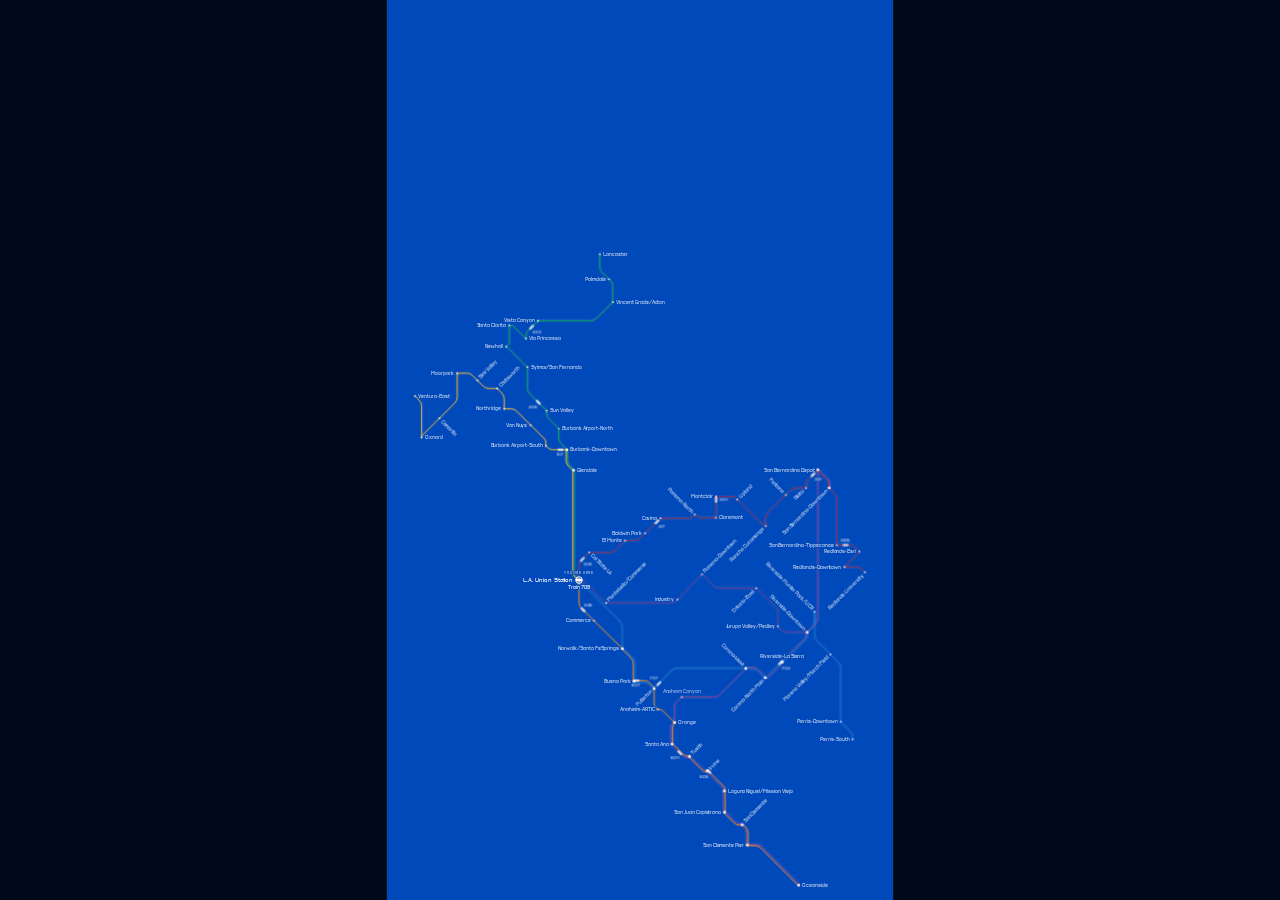
<file: station-screen/index.html>
<!doctype html>
<html lang="en">
<head>
<meta charset="utf-8">
<meta name="viewport" content="width=device-width, initial-scale=1">
<title>Metrolink Station Screen</title>
<link rel="preconnect" href="https://fonts.googleapis.com">
<link rel="preconnect" href="https://fonts.gstatic.com" crossorigin>
<link href="https://fonts.googleapis.com/css2?family=Anta&display=swap" rel="stylesheet">
<style>
:root { --blue: #0049BA; }
html, body { margin: 0; height: 100%; background: #00081a; overflow: hidden; }
button { font: inherit; color: inherit; background: none; border: 0; padding: 0; cursor: pointer; }

/* 1080 x 1920 portrait screen (9:16). Everything is laid out on that canvas and scaled to fit. */
#stage { position: absolute; left: 50%; top: 50%; width: 1080px; height: 1920px; transform: translate(-50%, -50%) scale(var(--s, .5));
  background: var(--blue); overflow: hidden; font-family: 'Anta', sans-serif; color: #fff; letter-spacing: -.006em; user-select: none; -webkit-user-select: none; }

/* ---------- Network field: the whole system as fine lines, tiny nodes and microtype (js/network.js) ---------- */
#field { position: absolute; left: 36px; right: 36px; top: 478px; height: 1410px; } /* same 36 px margin as the console */
#net { position: absolute; inset: 0; width: 1008px; height: 1410px; overflow: visible; }
#net text { font-family: 'Anta', sans-serif; fill: #fff; }
/* Layered opacity: background recedes in the trip view but never disappears */
#net .bg { transition: opacity .9s ease; }
#net.focus .bg { opacity: .5; }
.sd { fill: none; stroke: #fff; stroke-width: .6; stroke-opacity: .17; }
.lane { fill: none; stroke-width: 1.8; stroke-opacity: .6; stroke-linecap: round; transition: stroke-opacity .6s; } /* every line the same thickness; lines serving your station are only brighter */
.lane.rel { stroke-opacity: 1; }
.nd { fill: #fff; fill-opacity: .7; transition: fill-opacity .5s; }
.nd.x { fill-opacity: .85; } /* interchanges: a slightly larger plain dot, no outline */
.hit { fill: transparent; cursor: pointer; }
/* labels and train text carry a thin brand-blue halo, so they read over tracks and texture */
.lb, .apl, .ntag, .nos { paint-order: stroke; stroke: var(--blue); stroke-width: 3px; stroke-linejoin: round; }
.lb { font-size: 10px; fill-opacity: .6; cursor: pointer; transition: fill-opacity .5s ease; }
.lb.rel { fill-opacity: .78; }
#net.focus .lb:not(.on):not(.me) { fill-opacity: .3; }
.lb.on, .lb.pv { fill-opacity: 1; }
.lb.me { font-size: 13px; fill-opacity: 1; }
.ntag { font-size: 7px; letter-spacing: .18em; fill-opacity: .8; }
/* Every dot is a real train (timetable or reported position) */
.tr { fill: #fff; fill-opacity: .4; transition: fill-opacity .6s; pointer-events: none; }
.tr.hide .thit { pointer-events: none; }
.thit { fill: transparent; pointer-events: all; cursor: pointer; } /* tap target around each train */
/* Trains are small rectangles along their line. Trains that stop at your station are bigger, solid, and numbered;
   the rest stay small and faint so they don't compete. At Union Station every line meets, so every train is shown that way. */
.tr .big, .tr .tl { display: none; }
.tr.mine, #net.hub .tr { fill-opacity: 1; }
.tr.mine .sm, #net.hub .tr .sm { display: none; }
.tr.mine .big, .tr.mine .tl, #net.hub .tr .big, #net.hub .tr .tl { display: inline; }
.tr.mine.sched .big, #net.hub .tr.sched .big { fill-opacity: .8; } .tr.stale, #net.hub .tr.stale { fill-opacity: .3; } .tr.hide, #net.hub .tr.hide { fill-opacity: 0; }
.tr.hide .tl { display: none !important; } /* the approaching train is drawn by its own marker and "Train 131" label; its number would repeat it */
.tr .tl { font-size: 8px; fill-opacity: .9; paint-order: stroke; stroke: var(--blue); stroke-width: 2px; }
/* Train info card (tap a train): same blue, hairline border, the console's type */
.tinfo { position: absolute; z-index: 3; min-width: 240px; box-sizing: border-box; padding: 12px 14px 10px; background: var(--blue); border: 1px solid rgba(255,255,255,.75); border-radius: 6px; font-size: 13px; line-height: 1.35; white-space: nowrap; opacity: 0; pointer-events: none; transition: opacity .25s ease; }
.tinfo.show { opacity: 1; pointer-events: auto; }
.tinfo .th { display: flex; align-items: center; gap: 8px; font-size: 16px; } .tinfo .th svg { width: 26px; height: 12px; } .tinfo .th b { font-weight: 400; } .tinfo .th em { font-style: normal; font-size: 13px; opacity: .6; }
.tinfo .tto { margin: 2px 0 6px; opacity: .85; }
.tinfo .irow { display: flex; justify-content: space-between; gap: 18px; margin-top: 5px; padding-top: 5px; border-top: 1px solid rgba(255,255,255,.18); }
.tinfo .irow span { font-size: 9px; letter-spacing: .16em; text-transform: uppercase; opacity: .7; padding-top: 3px; } .tinfo .irow b { font-weight: 400; }
#net.focus .tr { fill-opacity: .2; }
/* You are here */
.yah .ring { fill: none; stroke: #fff; stroke-width: 1.6; }
.yah .pulse { fill: none; stroke: #fff; stroke-width: 1; animation: ping 3.2s ease-out infinite; transform-box: fill-box; transform-origin: center; }
@keyframes ping { 0% { transform: scale(1); opacity: .7; } 70%, 100% { transform: scale(2.6); opacity: 0; } }
.nos { font-size: 9px; fill-opacity: .8; }
/* Approaching train: dashed path that flows toward you; a capsule marks the train. Not the journey (that is solid + line colour). */
.appr { transition: opacity .6s; } .appr.off { opacity: 0; }
.ap { fill: none; stroke: #fff; stroke-width: 1.6; stroke-dasharray: 2 5; stroke-linecap: round; animation: flow 1.1s linear infinite; }
.appr.wait .ap { animation: none; stroke-opacity: .6; }
@keyframes flow { to { stroke-dashoffset: -7; } }
.apm rect { fill: #fff; }
.apl { font-size: 10px; }
/* Route reveal: white core over the line colour, drawn stop by stop */
.rt { transition: opacity .7s ease; } .rt.out { opacity: 0; }
.ru { fill: none; stroke-width: 5.5; stroke-opacity: .95; stroke-linecap: round; stroke-linejoin: round; }
.rc { fill: none; stroke-width: 1.8; stroke-linecap: round; stroke-linejoin: round; }
.rn { animation: pop .5s cubic-bezier(.2,.7,.2,1) both; }
@keyframes pop { from { opacity: 0; transform-origin: center; } to { opacity: 1; } }
.rn circle { fill: #fff; } .rn.dest circle { fill: var(--blue); stroke: #fff; stroke-width: 2.2; }
.rn.xfer rect { fill: #fff; stroke-width: 2.2; }
.sig { fill: #fff; }

/* ---------- Console (top quarter): open space below it separates it from the map ---------- */
#console { position: absolute; left: 0; right: 0; top: 0; height: 470px; box-sizing: border-box; padding: 26px 36px;
  transition: opacity .8s ease, transform .8s ease; }
#console.hidden { opacity: 0; } /* the console only fades; its parts rise on their own (below), so nothing moves against anything else */
label button { font-size: inherit; letter-spacing: inherit; text-transform: inherit; margin-left: 14px; text-decoration: underline; text-underline-offset: 3px; opacity: .8; }
/* Lines down the left, each with its next trains beside it. */
.lines { margin-top: 18px; }
/* Everything in the console sits on the Where-to list's grid: 6 columns, 18 px gaps. A line takes 2 columns, each train 2. */
.ln { display: grid; grid-template-columns: repeat(6, minmax(0, 1fr)); column-gap: 18px; align-items: center; height: 22px; font-size: 14px; white-space: nowrap; }
.ln > .tag, .ln .nt { grid-column: span 2; min-width: 0; overflow: hidden; text-overflow: ellipsis; }
.ln .trs { display: contents; }
.ln .nt { display: flex; align-items: center; gap: 7px; }
.ln .none { grid-column: span 4; overflow: hidden; text-overflow: ellipsis; }
.ln em { font-style: normal; opacity: .6; }
.ln .late { background: #fff; color: var(--blue); padding: 0 5px; border-radius: 3px; font-size: 12px; }
.ln .x { opacity: .45; text-decoration: line-through; }
/* The station pane stacks: here, then the list right below however many lines there are. */
#pStation { display: flex; flex-direction: column; }
/* L.A. Union Station (6 lines): same rows and same 6-column grid as every other station; the alert and the map move down to make room */
#stage:has(#pStation.many) #field { top: 506px; } /* map just under the longer list; Oceanside keeps a margin at the bottom edge */
#stage:has(#pStation.many) #alert { top: 566px; } /* the longer list ends at 519; same 47 px gap as at other stations */
/* Service alert: white text with the line's ribbon in the map's empty top-right corner, only when there is one.
   It rises in exactly like the Where-to list (same easing, same +.18 s), and leaves the same way. */
#alert { position: absolute; right: 36px; top: 478px; width: 320px; max-height: 160px; overflow: hidden; display: flex; flex-direction: column; gap: 8px;
  transition: opacity .7s cubic-bezier(.2,.7,.2,1) .18s, transform .7s cubic-bezier(.2,.7,.2,1) .18s; }
#alert.off, #stage:has(#console.hidden) #alert { opacity: 0; transform: translateY(12px); pointer-events: none; }
#alert p { margin: 0; font-size: 14px; line-height: 1.45; display: -webkit-box; -webkit-box-orient: vertical; -webkit-line-clamp: 5; overflow: hidden; }
#alert p svg { width: 26px; height: 12px; margin-right: 8px; vertical-align: -1px; }
label, .lbl { display: block; font-size: 12px; letter-spacing: .18em; text-transform: uppercase; opacity: .7; }
.corner { position: absolute; z-index: 2; right: 36px; top: 40px; display: flex; align-items: flex-start; gap: 28px; text-align: right; }
/* date + data source sit above the clock; the clock lines up with the station name */
#clock { font-size: 34px; line-height: 1; margin-top: 10px; }
#date { font-size: 12px; opacity: .7; letter-spacing: .08em; }
.pane { position: absolute; inset: 40px 36px 16px; opacity: 0; transform: translateY(14px); pointer-events: none; transition: opacity .6s ease, transform .6s ease; }
.pane.show { opacity: 1; transform: none; pointer-events: auto; }

.here h1 { font-weight: 400; font-size: 54px; line-height: 1; margin: 10px 0 0; letter-spacing: -.02em; }
.tags { display: flex; gap: 22px; font-size: 14px; flex-wrap: wrap; }
.tag svg { width: 26px; height: 12px; margin-right: 8px; vertical-align: -1px; }
.tag em { font-style: normal; opacity: .6; margin-left: 4px; }
.pick { position: relative; margin-top: 24px; opacity: 0; transform: translateY(12px); transition: opacity .7s cubic-bezier(.2,.7,.2,1) .18s, transform .7s cubic-bezier(.2,.7,.2,1) .18s; }
.pick.show { opacity: 1; transform: none; }
.pick:not(.show) { pointer-events: none; }
/* hint starts on the list's 2nd column (1 column + 1 gap) */
.pick label span { position: absolute; left: calc((100% - 90px) / 6 + 18px); text-transform: none; letter-spacing: 0; opacity: .8; }
#destList { margin-top: 14px; columns: 6; column-gap: 18px; }
#destList button { display: block; width: 100%; break-inside: avoid; -webkit-column-break-inside: avoid; /* Safari otherwise splits a name across two columns */ text-align: left; font-size: 13px; line-height: 18px; opacity: .82; white-space: nowrap; overflow: hidden; text-overflow: ellipsis; }
#destList button:hover, #destList button:focus-visible { opacity: 1; outline: none; text-decoration: underline; text-underline-offset: 3px; }

#rTitle { font-weight: 400; font-size: 40px; line-height: 1; margin: 8px 0 12px; letter-spacing: -.02em; }
/* keep long names clear of the clock + logo corner; fitText() shrinks them */
.here h1, #rTitle { margin-right: 300px; white-space: nowrap; }
/* Trip: next departure on the left, the journey line beside it */
.next { position: absolute; left: 0; top: 170px; width: 270px; }
.next b { display: block; font-weight: 400; font-size: 56px; line-height: 1; margin-top: 12px; letter-spacing: -.02em; white-space: nowrap; }
.next p { margin: 10px 0 0; font-size: 13px; opacity: .78; }
#rTags .tag { display: inline-flex; align-items: center; }
#rTags .to { opacity: .7; margin: 0 -8px; }
#diagram { position: absolute; left: 300px; top: 165.5px; width: 708px; height: 120px; overflow: visible; }
#diagram text { fill: #fff; font-family: 'Anta', sans-serif; }
#rConn { position: absolute; left: 0; bottom: 6px; font-size: 13px; max-width: 640px; white-space: nowrap; overflow: hidden; text-overflow: ellipsis; opacity: .78; }
#rConn.risk { background: #fff; color: var(--blue); padding: 3px 8px; border-radius: 3px; opacity: 1; }
/* Change destination sits top right, just left of the clock */
/* Trip view corner: date, clock, then Change destination as an underlined link (no source line) */
/* z-index above: the trip pane is laid over this corner and used to swallow real taps on the link */
#bBack { display: none; margin-top: 16px; font-size: 15px; text-decoration: underline; text-underline-offset: 6px; opacity: .8; } /* same strength as Change station */
#bBack:hover, #bBack:focus-visible { outline: none; opacity: 1; }
#console:has(#pRoute.show) #bBack { display: inline-block; }

/* ---------- Opening ---------- */
/* Network expansion -> Union Station -> Metrolink map: choreographed in js/network.js (opening). */
#field.hidden #net { opacity: 0; }
.ufocus { fill: none; stroke: #fff; stroke-width: 1.4; pointer-events: none; }
/* Console parts rise in one after another. */
/* one easing for every part, a short stagger top to bottom: label, name, lines (and the clock), then the list (.pick, +.18 s) */
.corner, .here > * { transition: opacity .7s cubic-bezier(.2,.7,.2,1), transform .7s cubic-bezier(.2,.7,.2,1); }
#console.hidden .corner, #console.hidden .here > * { opacity: 0; transform: translateY(12px); }
.here > :nth-child(1) { transition-delay: 0s; } .here > :nth-child(2) { transition-delay: .06s; } .here > :nth-child(3) { transition-delay: .12s; } .corner { transition-delay: .06s; }

/* ----- Demo Mode (only with ?demo): simulated data, always labelled ----- */
#demoTag { display: none; margin-top: 6px; background: #fff; color: var(--blue); font-size: 10px; letter-spacing: .14em; padding: 3px 6px; border-radius: 3px; text-transform: uppercase; }
.demo #demoTag { display: inline-block; cursor: pointer; }
#edit { position: absolute; left: 0; right: 0; bottom: 0; height: 360px; background: var(--blue); border-top: 1px solid rgba(255,255,255,.35); padding: 18px 36px; box-sizing: border-box; z-index: 3;
  transition: opacity .4s, transform .4s; }
#edit.off { opacity: 0; transform: translateY(16px); pointer-events: none; }
#edit .row2 { display: flex; gap: 8px; margin-top: 10px; flex-wrap: wrap; align-items: center; }
#edit button { border: 1px solid rgba(255,255,255,.7); border-radius: 6px; padding: 8px 12px; font-size: 13px; }
#edit button.on, #edit button:hover { background: #fff; color: var(--blue); }
#edit .trains { display: flex; gap: 8px; overflow-x: auto; margin-top: 8px; }
#edit .trains button { flex: none; }
#route { width: 100%; margin: 14px 0 0; height: 36px; accent-color: #fff; }
#routeTicks { position: relative; height: 16px; font-size: 10px; }
#routeTicks span { position: absolute; transform: translateX(-50%); white-space: nowrap; opacity: .7; }
#editInfo { font-size: 13px; margin-top: 8px; opacity: .8; min-height: 18px; }

@media (prefers-reduced-motion: reduce) { *, *::before, *::after { transition-duration: .01ms !important; animation: none !important; } }
</style>
</head>
<body>
<div id="stage">
  <div id="field" class="hidden"></div>

  <div id="console" class="hidden">
    <div class="corner"><div><div id="date"></div><div id="demoTag" role="button" tabindex="0">Demo · simulated</div><div id="clock"></div><button id="bBack">Change destination</button></div></div>

    <div class="pane" id="pStation">
      <div class="here"><label>You are here<button id="bStation">Change station</button></label><h1 id="oName"></h1><div class="lines" id="oLines" aria-live="polite"></div></div>
      <div class="pick" id="pick"><label id="pickLbl"></label><div id="destList"></div></div>
    </div>

    <div class="pane" id="pRoute">
      <label>Your trip</label><h2 id="rTitle"></h2><div class="tags" id="rTags"></div>
      <div class="next"><label>Next departure</label><b id="sDep"></b><p id="sTrack"></p></div>
      <svg id="diagram" viewBox="0 0 708 120"></svg>
      <div id="rConn"></div>
    </div>
  </div>

  <div id="alert" class="off" role="status"></div>

  <div id="edit" class="off">
    <label>Demo controls · select a train, drag it along its route</label>
    <div class="trains" id="editTrains"></div>
    <input type="range" id="route" min="0" max="1" step="0.01" aria-label="Train position along its route">
    <div id="routeTicks"></div>
    <div id="editInfo"></div>
    <div class="row2" id="editCtl"></div>
    <div class="row2" id="clockCtl"></div>
  </div>
</div>

<script src="data/gtfs.js"></script>
<script src="js/schedule.js"></script>
<script src="js/realtime.js"></script>
<script src="js/network.js"></script>
<script src="js/screen.js"></script>
</body>
</html>
</file>
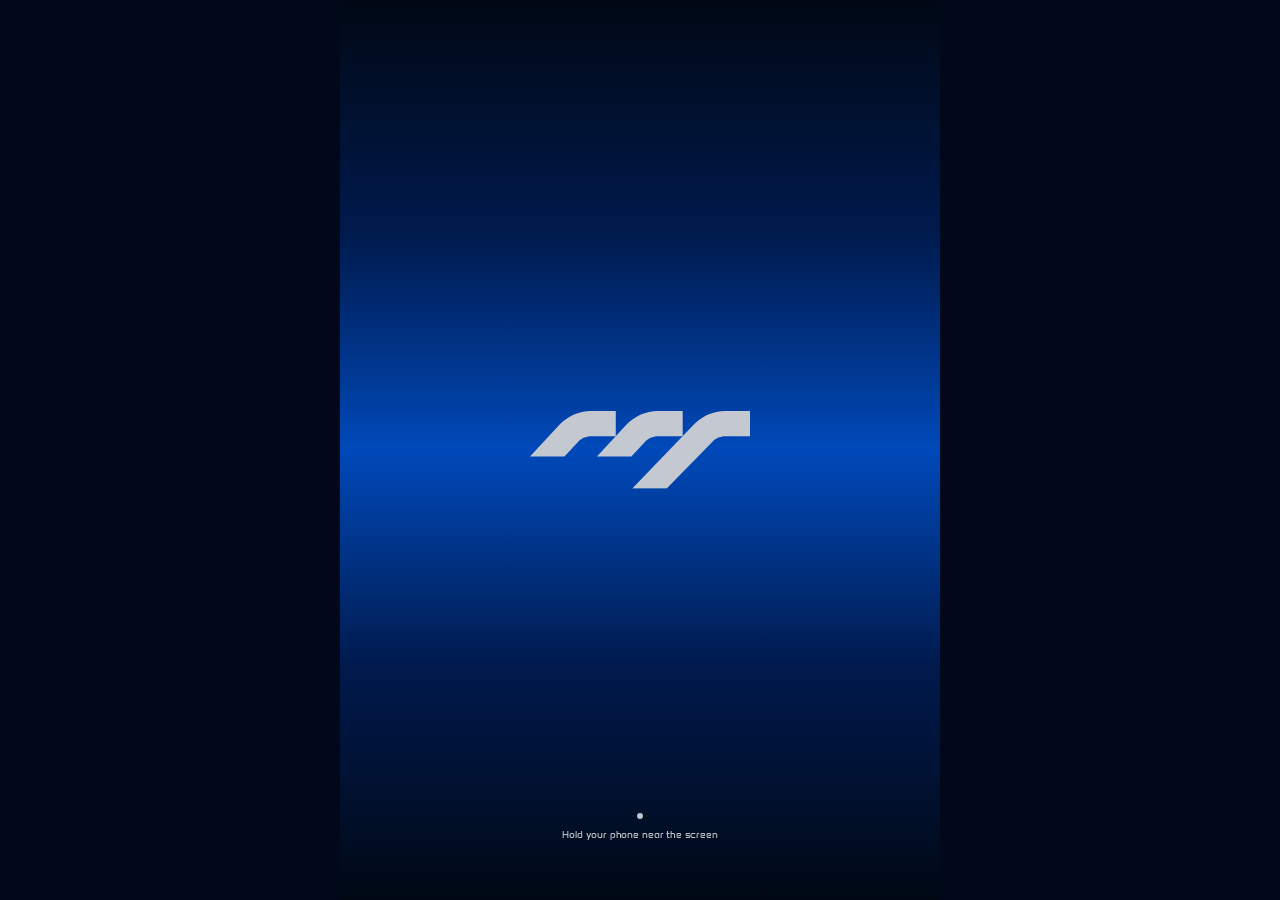
<file: station-screen/v1/index.html>
<!doctype html>
<html lang="en">
<head>
<meta charset="utf-8">
<meta name="viewport" content="width=device-width, initial-scale=1">
<title>Metrolink Station Screen</title>
<link rel="preconnect" href="https://fonts.googleapis.com">
<link rel="preconnect" href="https://fonts.gstatic.com" crossorigin>
<link href="https://fonts.googleapis.com/css2?family=Anta&display=swap" rel="stylesheet">
<style>
:root { --blue: #0049BA; --rh: 14px; }
html, body { margin: 0; height: 100%; background: #00081a; overflow: hidden; }
button { font: inherit; color: inherit; background: none; border: 0; padding: 0; cursor: pointer; }

/* 24 x 36 in poster = 2:3. Everything is laid out on a 1200 x 1800 canvas and scaled to fit. */
#stage { position: absolute; left: 50%; top: 50%; width: 1200px; height: 1800px; transform: translate(-50%, -50%) scale(var(--s, .5));
  background: var(--blue); overflow: hidden; font-family: 'Anta', sans-serif; color: #fff; letter-spacing: -.006em; user-select: none; -webkit-user-select: none; }

/* ---------- Poster field ---------- */
#field { position: absolute; left: 22px; right: 22px; top: 20px; height: 1330px; }
.sec { margin-top: var(--rh); }
.sec:first-child { margin-top: 0; }
.row { display: flex; justify-content: space-between; height: var(--rh); line-height: var(--rh); font-size: 10.5px; white-space: nowrap; }
.row.head { text-transform: uppercase; }
.row span { display: inline-block; transform-origin: center; transition: opacity .7s ease, transform .7s ease, text-shadow .7s ease; transition-delay: var(--d, 0ms); }
.row span.st { cursor: pointer; }
#field.hidden .row span { opacity: 0; }
#field.focus .row span { opacity: .13; }
#field.focus .row.mid span { opacity: .5; }
#field.focus .row.on span { opacity: 1; }
#field .row.on span.hl { transform: scale(1.22); text-shadow: 0 0 8px rgba(255,255,255,.75); }

.train { position: absolute; height: 2px; width: 16px; border-radius: 1px; background: #fff; box-shadow: 0 0 6px #fff; opacity: .55; pointer-events: none; transition: opacity .6s; }
#trains.quiet .train:not(.me) { opacity: 0; }
#field.hidden .train { opacity: 0; }
.train.me { width: 30px; height: 3px; opacity: 0; box-shadow: 0 0 10px 2px rgba(255,255,255,.85); }
.train.me.show { opacity: 1; animation: blink 1.6s ease-in-out infinite; }
@keyframes blink { 50% { box-shadow: 0 0 3px 0 rgba(255,255,255,.4); } }

/* ---------- Console (bottom quarter) ---------- */
#console { position: absolute; left: 0; right: 0; top: 1350px; bottom: 0; padding: 26px 36px; border-top: 1px solid rgba(255,255,255,.35);
  transition: opacity .8s ease, transform .8s ease; }
#console.hidden { opacity: 0; transform: translateY(40px); }
label, .lbl { display: block; font-size: 12px; letter-spacing: .18em; text-transform: uppercase; opacity: .7; }
.corner { position: absolute; right: 36px; top: 26px; display: flex; align-items: flex-start; gap: 28px; text-align: right; }
.corner .lockup { width: 132px; display: block; }
#clock { font-size: 34px; line-height: 1; }
#date { font-size: 12px; opacity: .7; margin-top: 6px; letter-spacing: .08em; }
.pane { position: absolute; inset: 26px 36px; opacity: 0; transform: translateY(14px); pointer-events: none; transition: opacity .6s ease, transform .6s ease; }
.pane.show { opacity: 1; transform: none; pointer-events: auto; }

.here h1 { font-weight: 400; font-size: 54px; line-height: 1; margin: 8px 0 12px; letter-spacing: -.02em; }
.tags { display: flex; gap: 22px; font-size: 14px; flex-wrap: wrap; }
.tag svg { width: 26px; height: 12px; margin-right: 8px; vertical-align: -1px; }
.tag em { font-style: normal; opacity: .6; margin-left: 4px; }
.pick { position: absolute; left: 0; right: 0; top: 136px; bottom: 0; opacity: 0; transform: translateY(10px); transition: opacity .6s ease, transform .6s ease; }
.pick.show { opacity: 1; transform: none; }
.pick:not(.show) { pointer-events: none; }
.pick label span { text-transform: none; letter-spacing: 0; margin-left: 14px; opacity: .8; }
#destList { margin-top: 10px; columns: 6; column-gap: 18px; }
#destList button { display: block; width: 100%; text-align: left; font-size: 13px; line-height: 19.6px; opacity: .82; white-space: nowrap; overflow: hidden; text-overflow: ellipsis; }
#destList button:hover, #destList button:focus-visible { opacity: 1; outline: none; text-decoration: underline; text-underline-offset: 3px; }

#rTitle { font-weight: 400; font-size: 40px; line-height: 1; margin: 8px 0 12px; letter-spacing: -.02em; }
#diagram { position: absolute; left: 0; top: 104px; width: 1128px; height: 120px; overflow: visible; }
#diagram text { fill: #fff; font-family: 'Anta', sans-serif; }
#dTrain { filter: drop-shadow(0 0 6px #fff); }
.stats { position: absolute; left: 0; right: 0; top: 244px; display: grid; grid-template-columns: 1.25fr 1fr 1fr; gap: 28px; }
.stats big { display: block; font-size: 60px; line-height: 1; margin-top: 8px; letter-spacing: -.02em; font-variant-numeric: tabular-nums; }
.stats b { display: block; font-weight: 400; font-size: 34px; line-height: 1; margin-top: 8px; }
.stats p { margin: 8px 0 0; font-size: 13px; opacity: .78; }
.actions { position: absolute; right: 0; bottom: 0; display: flex; gap: 12px; }
.actions button { border: 1px solid rgba(255,255,255,.7); border-radius: 6px; padding: 9px 18px; font-size: 14px; }
.actions button:hover, .actions button:focus-visible { background: #fff; color: var(--blue); outline: none; }

/* ---------- Welcome / attract layer ---------- */
#intro { position: absolute; inset: 0; background: var(--blue); transition: opacity .9s ease; }
#intro.gone { opacity: 0; pointer-events: none; }
#grad { position: absolute; inset: 0; transition: opacity 1.2s ease;
  background: linear-gradient(180deg, #000814 0%, #001a4d 26%, rgba(0,73,186,0) 50%, #001a4d 74%, #000814 100%); }
#intro.near #grad { opacity: .72; }
#intro.awake #grad { opacity: 0; }
#lines { position: absolute; inset: 0; width: 1200px; height: 1800px; }
#lines line { stroke: rgba(255,255,255,.6); stroke-width: 1.4; }
#mark { position: absolute; left: 380px; top: 822px; width: 440px; fill: #c4c9d1; transition: fill 1.2s ease, opacity .6s ease, transform .9s cubic-bezier(.2,.7,.2,1); }
#intro.awake #mark { fill: #fff; }
#mark.out { opacity: 0; transform: scale(.9); }
#welcome { position: absolute; left: 0; right: 0; top: 820px; text-align: center; opacity: 0; transform: translateY(24px); transition: opacity .8s ease, transform .9s cubic-bezier(.2,.7,.2,1); }
#welcome.show { opacity: 1; transform: none; }
#welcome small { display: block; font-size: 30px; }
#welcome b { display: block; font-weight: 400; font-size: 118px; line-height: 1.05; letter-spacing: -.02em; }
#hint { position: absolute; left: 0; right: 0; bottom: 120px; text-align: center; font-size: 20px; opacity: .75; transition: opacity .6s; }
#hint i { display: block; width: 12px; height: 12px; margin: 0 auto 18px; border-radius: 50%; background: #fff; animation: ping 2.4s ease-out infinite; }
@keyframes ping { 0% { box-shadow: 0 0 0 0 rgba(255,255,255,.6); } 100% { box-shadow: 0 0 0 28px rgba(255,255,255,0); } }
#intro.awake #hint { opacity: 0; }

@media (prefers-reduced-motion: reduce) { *, *::before, *::after { transition-duration: .01ms !important; animation: none !important; } }
</style>
</head>
<body>
<div id="stage">
  <div id="field" class="hidden"></div>

  <div id="console" class="hidden">
    <div class="corner"><div><div id="clock"></div><div id="date"></div></div><svg class="lockup" role="img" aria-label="Metrolink" viewBox="0 0 1634 815" fill="#fff"><path fill-rule="evenodd" d="M637.1,0.0L637.1,187.2L454.7,187.2C415.7,187.2 378.5,204.0 352.8,233.3L351.1,235.1L255.7,337.6L-0.0,337.6L213.3,108.5C274.5,39.5 362.5,0.0 454.7,0.0L637.1,0.0ZM1134.1,0.0L1134.1,187.2L951.8,187.2C912.8,187.2 875.6,204.0 849.8,233.3L848.1,235.1L752.7,337.6L497.1,337.6L710.3,108.5C771.6,39.5 859.5,0.0 951.8,0.0L1134.1,0.0ZM1634.0,0.0L1634.0,187.2L1451.7,187.2C1412.7,187.2 1375.5,204.0 1349.7,233.3L1348.0,235.1L1013.5,576.7L757.9,576.7L1210.2,108.5C1271.5,39.5 1359.4,0.0 1451.7,0.0L1634.0,0.0ZM1532.3,694.9L1549.9,694.9L1549.9,743.0L1558.7,743.0L1605.7,694.9L1630.0,694.9L1572.6,753.6L1633.5,813.5L1608.9,813.5L1555.1,760.6L1549.9,760.6L1549.9,813.5L1532.3,813.5L1532.3,694.9ZM1331.5,694.9L1354.3,694.9L1406.0,788.1L1406.0,694.9L1423.6,694.9L1423.6,813.5L1400.7,813.5L1349.1,721.6L1349.1,813.5L1331.5,813.5L1331.5,694.9ZM1205.1,694.9L1222.7,694.9L1222.7,813.5L1205.1,813.5L1205.1,694.9ZM1012.7,694.9L1030.3,694.9L1030.3,780.3C1030.3,784.7 1031.8,788.4 1034.8,791.4C1037.9,794.5 1041.6,796.0 1045.9,796.0L1104.6,796.0L1104.6,813.5L1045.9,813.5C1039.8,813.5 1034.2,812.0 1029.2,809.1C1024.2,806.1 1020.2,802.1 1017.2,797.1C1014.2,792.0 1012.7,786.4 1012.7,780.3L1012.7,694.9ZM605.3,694.9L668.0,694.9C673.4,694.9 678.3,696.3 682.7,698.9C687.1,701.5 690.6,705.0 693.3,709.4C695.9,713.8 697.3,718.7 697.3,724.1L697.3,736.0C697.3,741.4 696.0,746.2 693.3,750.6C690.8,754.9 687.3,758.3 682.8,760.9C678.4,763.5 673.4,764.7 667.9,764.7L703.3,813.5L681.8,813.5L646.5,764.7C644.8,762.6 643.4,760.8 642.1,759.0C638.3,754.2 641.8,747.2 647.9,747.2L668.0,747.2C671.3,747.2 674.1,746.1 676.3,743.9C678.6,741.6 679.8,738.9 679.8,735.7L679.8,724.1C679.8,720.9 678.6,718.1 676.3,715.9C674.1,713.6 671.3,712.4 668.0,712.4L622.9,712.4L622.9,813.5L605.3,813.5L605.3,694.9ZM408.3,694.9L504.9,694.9L504.9,712.4L465.4,712.4L465.4,813.5L447.7,813.5L447.7,712.4L408.3,712.4L408.3,694.9ZM217.5,694.9L309.5,694.9L309.5,712.4L235.1,712.4L235.1,795.9L309.5,795.9L309.5,813.5L217.5,813.5L217.5,694.9ZM252.1,752.5C257.3,746.5 264.9,743.0 272.9,743.0L309.5,743.0L309.5,760.6L245.1,760.6L252.1,752.5ZM0.0,694.9L16.1,694.9L54.4,741.7L92.7,694.9L108.7,694.9L108.7,813.5L91.2,813.5L91.2,724.9L61.7,760.6L47.1,760.6L17.6,724.9L17.6,813.5L0.0,813.5L0.0,694.9ZM793.86,754.52a59.58,59.58 0 1,0 119.16,0a59.58,59.58 0 1,0 -119.16,0ZM812.19,754.52a41.25,41.25 0 1,0 82.5,0a41.25,41.25 0 1,0 -82.5,0Z"/></svg></div>

    <div class="pane" id="pStation">
      <div class="here"><label>You are here</label><h1 id="oName"></h1><div class="tags" id="oTags"></div></div>
      <div class="pick" id="pick"><label>Where to?<span>Tap a station below or anywhere on the map</span></label><div id="destList"></div></div>
    </div>

    <div class="pane" id="pRoute">
      <label>Your trip</label><h2 id="rTitle"></h2><div class="tags" id="rTags"></div>
      <svg id="diagram" viewBox="0 0 1128 120"></svg>
      <div class="stats">
        <div><label id="sLabel"></label><big id="sBig"></big><p id="sLoc"></p></div>
        <div><label>Departs</label><b id="sDep"></b><p id="sTrack"></p></div>
        <div><label id="sArrL"></label><b id="sArr"></b><p id="sDur"></p></div>
      </div>
      <div class="actions"><button id="bBack">Change destination</button><button id="bDone">Done</button></div>
    </div>
  </div>

  <div id="intro">
    <div id="grad"></div>
    <svg id="lines" viewBox="0 0 1200 1800"></svg>
    <svg id="mark" viewBox="0 0 1634 577" aria-label="Metrolink">
      <path d="M637.1,0L637.1,187.2L454.7,187.2C415.7,187.2 378.5,204 352.8,233.2L351.1,235.1L255.7,337.6L0,337.6L213.3,108.4C274.5,39.5 362.5,0 454.7,0Z"/>
      <path d="M1134.1,0L1134.1,187.2L951.8,187.2C912.8,187.2 875.6,204 849.8,233.2L848.1,235.1L752.7,337.6L497.1,337.6L710.3,108.4C771.6,39.5 859.5,0 951.8,0Z"/>
      <path d="M1634,0L1634,187.2L1451.7,187.2C1412.7,187.2 1375.5,204 1349.7,233.2L1348,235.1L1013.5,576.6L757.9,576.6L1210.2,108.4C1271.5,39.5 1359.4,0 1451.7,0Z"/>
    </svg>
    <div id="welcome"><small>Welcome</small><b id="wName"></b></div>
    <div id="hint"><i></i>Hold your phone near the screen</div>
  </div>
</div>

<script>
// ---------------- Data ----------------
// Stop order runs from the outer terminal toward the line's end, as on the poster.
const LA = 'Los Angeles Union Station';
const LINES = [
  { id: 'AVL', name: 'Antelope Valley Line', color: '#35973A', no: 211, stops: ['Lancaster', 'Palmdale', 'Vincent Grade/Acton', 'Santa Clarita', 'Newhall', 'Sylmar/San Fernando', 'Sun Valley', 'Burbank Airport-North', 'Burbank Downtown', 'Glendale', LA] },
  { id: 'SBL', name: 'San Bernardino Line', color: '#A32236', no: 323, stops: ['San Bernardino-Downtown', 'San Bernardino Depot', 'Rialto', 'Fontana', 'Rancho Cucamonga', 'Upland', 'Montclair', 'Claremont', 'Pomona-North', 'Covina', 'Baldwin Park', 'El Monte', 'Cal State LA', LA] },
  { id: 'VCL', name: 'Ventura County Line', color: '#F6A706', no: 112, stops: ['East Ventura', 'Oxnard', 'Camarillo', 'Moorpark', 'Simi Valley', 'Chatsworth', 'Northridge', 'Van Nuys', 'Burbank Airport-South', 'Burbank Downtown', 'Glendale', LA] },
  { id: 'OCL', name: 'Orange County Line', color: '#EE7B00', no: 684, stops: ['Oceanside', 'San Clemente Pier', 'San Clemente', 'San Juan Capistrano', 'Laguna Niguel/Mission Viejo', 'Irvine', 'Tustin', 'Santa Ana', 'Orange', 'Anaheim', 'Fullerton', 'Buena Park', 'Norwalk/Santa Fe Springs', 'Commerce', LA] },
  { id: 'RIV', name: 'Riverside Line', color: '#5C3597', no: 404, stops: ['Riverside-Downtown', 'Pedley', 'East Ontario', 'Ontario', 'Pomona-Downtown', 'Industry', 'Montebello/Commerce', LA] },
  { id: '91PV', name: '91/Perris Valley Line', color: '#0171CE', no: 751, stops: ['Perris-South', 'Perris-Downtown', 'Moreno Valley/March Field', 'Riverside-Hunter Park/UCR', 'Riverside-Downtown', 'Riverside-La Sierra', 'Corona-North Main', 'Corona-West', 'Fullerton', 'Buena Park', 'Norwalk/Santa Fe Springs', LA] },
  { id: 'IEOC', name: 'Inland Empire-Orange County Line', color: '#BC295B', no: 852, stops: ['San Bernardino-Downtown', 'San Bernardino Depot', 'Riverside-Downtown', 'Riverside-La Sierra', 'Corona-North Main', 'Corona-West', 'Anaheim Canyon', 'Orange', 'Santa Ana', 'Tustin', 'Irvine', 'Laguna Niguel/Mission Viejo', 'San Juan Capistrano', 'San Clemente', 'San Clemente Pier', 'Oceanside'] },
];
const ALL = [...new Set(LINES.flatMap(L => L.stops))].sort((a, b) => a.localeCompare(b));

const Q = new URLSearchParams(location.search);
const ORIGIN = ALL.includes(Q.get('station')) ? Q.get('station') : 'Fullerton';
const RIDER = (Q.get('name') || 'Aiden').slice(0, 24);
const SPEED = Math.min(120, Math.max(1, +Q.get('speed') || 1)); // ?speed=20 for demos
const SEG = 420;      // shortcut: flat 7 min between stops; swap in Metrolink GTFS schedule + GTFS-RT positions for real service
const DWELL = 60, TRANSFER = 360;
const RM = matchMedia('(prefers-reduced-motion: reduce)').matches;
if (Q.has('embed')) document.documentElement.style.background = document.body.style.background = 'transparent'; // ?embed: no dark letterbox around the screen

const $ = s => document.querySelector(s);
const make = (tag, cls, txt) => { const e = document.createElement(tag); if (cls) e.className = cls; if (txt != null) e.textContent = txt; return e; };
const NS = 'http://www.w3.org/2000/svg';
const svg = (tag, attrs) => { const e = document.createElementNS(NS, tag); for (const k in attrs) e.setAttribute(k, attrs[k]); return e; };

// ---------------- Scale to screen ----------------
const fit = () => $('#stage').style.setProperty('--s', Math.min(innerWidth / 1200, innerHeight / 1800));
addEventListener('resize', fit); fit();

// ---------------- Route planning (fewest transfers, then fewest stops) ----------------
function plan(o, d) {
  let best = null;
  const go = (at, legs, used) => LINES.forEach(L => {
    const a = L.stops.indexOf(at);
    if (a < 0 || used.includes(L)) return;
    const b = L.stops.indexOf(d);
    if (b >= 0) {
      const c = [...legs, { L, a, b }], s = c.length * 1000 + c.reduce((n, g) => n + Math.abs(g.b - g.a), 0);
      if (!best || s < best.s) best = { s, legs: c };
      return;
    }
    if (legs.length < 2) L.stops.forEach((x, j) => j !== a && go(x, [...legs, { L, a, b: j }], [...used, L]));
  });
  go(o, [], []);
  return best && best.legs;
}
console.assert(ALL.every(d => d === ORIGIN || plan(ORIGIN, d)), 'some destination is unreachable from', ORIGIN);

// ---------------- Build the poster field ----------------
const field = $('#field'), R = [], ST = [];
LINES.forEach(L => {
  const sec = make('div', 'sec');
  const head = make('div', 'row head');
  [...L.name.split(' '), `[${L.id}]`].forEach(w => head.append(make('span', '', w)));
  sec.append(head); R.push({ el: head, L, i: -1 });
  L.rows = L.stops.slice(0, -1).map((a, i) => {
    const b = L.stops[i + 1], el = make('div', 'row');
    const add = (w, st) => { const s = make('span', st ? 'st' : '', w); if (st) { s.dataset.st = st; ST.push(s); } el.append(s); };
    a.split(' ').forEach(w => add(w, a)); add('—'); L.name.split(' ').forEach(w => add(w)); add('—'); b.split(' ').forEach(w => add(w, b));
    sec.append(el);
    const r = { el, L, i, a, b }; R.push(r); return r;
  });
  field.append(sec);
});
const trains = make('div'); trains.id = 'trains'; field.append(trains);

// level(row) -> 'on' | 'mid' | '' ; hl = stations to emphasise ; delay(row, k) -> ms
function paint(level, hl = new Set(), delay = () => 0) {
  field.classList.add('focus');
  R.forEach((r, k) => {
    const lv = level(r);
    r.el.classList.toggle('on', lv === 'on'); r.el.classList.toggle('mid', lv === 'mid');
    r.el.style.setProperty('--d', delay(r, k) + 'ms');
  });
  ST.forEach(s => s.classList.toggle('hl', hl.has(s.dataset.st)));
}
const touches = (r, st) => r.a === st || r.b === st;
const serves = (L, st) => L.stops.includes(st);

// ---------------- Trains in the field ----------------
// A train at fractional stop index p on line L sits in row floor(p), at (p - row) of the row's width.
function placeTrain(el, L, p) {
  const r = L.rows[Math.min(Math.floor(p), L.rows.length - 1)], f = p - r.i;
  el.style.left = r.el.offsetLeft + f * (r.el.offsetWidth - el.offsetWidth) + 'px';
  el.style.top = r.el.offsetTop + 12 + 'px'; // underline position: rows are 14px, text sits above
}
const ambient = LINES.flatMap(L => [0, 1].map(k => {
  const el = make('div', 'train'); trains.append(el);
  return { el, L, p: Math.random() * (L.stops.length - 1), dir: k ? 1 : -1 };
}));
const me = make('div', 'train me'); trains.append(me);

// ---------------- Steps ----------------
let step = 'attract', trip = null, idle = 0;
const fmtClock = (d) => d.toLocaleTimeString([], { hour: 'numeric', minute: '2-digit' });
const mmss = s => { s = Math.max(0, Math.ceil(s)); return `${String(Math.floor(s / 60)).padStart(2, '0')}:${String(s % 60).padStart(2, '0')}`; };
// Line ribbon from the mobile prototype's Explore page (assets/explore/line-*.svg), filled per line.
const RIBBON = 'M57.4978 0V14.904H41.0413C37.5206 14.904 34.1644 16.2414 31.8373 18.5712L31.6839 18.7202L23.0756 26.8821H0L19.2482 8.63451C24.7781 3.14552 32.713 0 41.0413 0H57.4978Z';
const tag = L => {
  const t = make('span', 'tag'), icon = svg('svg', { viewBox: '0 0 57.4978 26.8821', 'aria-hidden': 'true' });
  icon.append(svg('path', { d: RIBBON, fill: L.color }));
  t.append(icon, L.name, make('em', '', `[${L.id}]`));
  return t;
};

$('#oName').textContent = ORIGIN;
$('#oTags').append(...LINES.filter(L => serves(L, ORIGIN)).map(tag));
$('#wName').textContent = RIDER;
ALL.filter(s => s !== ORIGIN).forEach(s => {
  const b = make('button', '', s); b.title = s;
  b.addEventListener('click', () => go(s));
  b.addEventListener('pointerenter', () => preview(s));
  b.addEventListener('focus', () => preview(s));
  b.addEventListener('pointerleave', () => step === 'select' && showStation(false));
  $('#destList').append(b);
});

function showStation(withPick = true) {
  paint(r => (r.i < 0 ? serves(r.L, ORIGIN) : touches(r, ORIGIN)) ? 'on' : serves(r.L, ORIGIN) ? 'mid' : '', new Set([ORIGIN]));
  if (withPick) $('#pick').classList.add('show');
}
function preview(dest) {
  if (step !== 'select') return;
  paint(r => (r.i < 0 ? serves(r.L, dest) || serves(r.L, ORIGIN) : touches(r, dest) || touches(r, ORIGIN)) ? 'on' : '', new Set([ORIGIN, dest]));
}

function toStation() {
  step = 'station';
  $('#pRoute').classList.remove('show'); $('#pStation').classList.add('show'); $('#pick').classList.remove('show');
  trains.classList.remove('quiet'); me.classList.remove('show'); trip = null;
  const k0 = R.findIndex(r => touches(r, ORIGIN));
  paint(r => (r.i < 0 ? serves(r.L, ORIGIN) : touches(r, ORIGIN)) ? 'on' : serves(r.L, ORIGIN) ? 'mid' : '', new Set([ORIGIN]), (r, k) => Math.abs(k - k0) * 7);
  setTimeout(() => { if (step === 'station') { step = 'select'; showStation(); } }, 1400);
}

// ---------------- Trip timeline ----------------
function go(dest) {
  const legs = plan(ORIGIN, dest); if (!legs) return;
  step = 'route'; idle = 0;
  const g0 = legs[0], L0 = g0.L, dir = Math.sign(g0.b - g0.a);
  const eta = 180 + Math.random() * 300;                 // train is 3-8 min out
  const want = eta / SEG, avail = dir > 0 ? g0.a : L0.stops.length - 1 - g0.a;
  const back = Math.min(avail, want), start = g0.a - dir * back;
  const steps = [];
  const push = (o) => { o.d0 = steps.length ? steps.at(-1).d0 + Math.abs(steps.at(-1).p1 - steps.at(-1).p0) : 0; steps.push(o); };
  if (back < want) push({ L: L0, p0: start, p1: start, dur: (want - back) * SEG });   // waiting at the terminal
  push({ L: L0, p0: start, p1: g0.a, dur: back * SEG });
  push({ L: L0, p0: g0.a, p1: g0.a, dur: DWELL, board: true });
  const keys = [{ d: back, name: ORIGIN, sub: 'You are here', t: eta + DWELL, kind: 'origin' }];
  legs.forEach((g, k) => {
    if (k) push({ L: g.L, p0: g.a, p1: g.a, dur: TRANSFER });
    push({ L: g.L, p0: g.a, p1: g.b, dur: Math.abs(g.b - g.a) * SEG });
  });
  let t = 0; steps.forEach(s => { s.t0 = t; t += s.dur; });
  steps.forEach((s, k) => {
    if (k && s.p0 === s.p1 && !s.board && s.t0 > eta) keys.push({ d: s.d0, name: s.L.stops[s.p0], sub: 'Change trains', t: s.t0 + s.dur, kind: 'xfer' });
  });
  const last = steps.at(-1);
  keys.push({ d: last.d0 + Math.abs(last.p1 - last.p0), name: dest, sub: 'Destination', t, kind: 'dest' });
  trip = { dest, legs, steps, eta, total: t, D: keys.at(-1).d, keys, start, wall0: Date.now(), t0: performance.now() };

  // Field: journey rows on, rows the train still has to cover to reach you at half, the rest fades.
  const on = new Set(), mid = new Set(), order = new Map();
  legs.forEach(g => { const lo = Math.min(g.a, g.b), hi = Math.max(g.a, g.b); for (let i = lo; i < hi; i++) { on.add(g.L.rows[i]); } });
  let n = 0; legs.forEach(g => { const s = Math.sign(g.b - g.a); for (let i = g.a; i !== g.b; i += s) order.set(g.L.rows[s > 0 ? i : i - 1], n++); });
  for (let i = Math.min(start, g0.a); i < Math.max(start, g0.a); i++) mid.add(L0.rows[Math.floor(i)]);
  const lines = new Set(legs.map(g => g.L));
  const k0 = R.indexOf(L0.rows[Math.min(g0.a, L0.rows.length - 1)]);
  paint(r => r.i < 0 ? (lines.has(r.L) ? 'on' : '') : on.has(r) ? 'on' : mid.has(r) ? 'mid' : '',
    new Set([ORIGIN, dest, ...keys.map(k => k.name)]),
    (r, k) => order.has(r) ? 250 + order.get(r) * 70 : Math.abs(k - k0) * 4);
  trains.classList.add('quiet'); me.classList.add('show');

  // Console
  $('#rTitle').textContent = `${ORIGIN}  →  ${dest}`;
  $('#rTags').replaceChildren(...legs.map(g => tag(g.L)));
  const stops = legs.reduce((s, g) => s + Math.abs(g.b - g.a), 0);
  $('#rTags').append(make('span', 'tag', legs.length > 1 ? `${legs.length - 1} transfer${legs.length > 2 ? 's' : ''} · ${stops} stops` : `Direct · ${stops} stops`));
  $('#sTrack').textContent = `Track ${1 + LINES.indexOf(L0) % 3} · Train ${L0.no}`;
  $('#sDep').textContent = fmtClock(new Date(trip.wall0 + (eta + DWELL) * 1000));
  $('#sArr').textContent = fmtClock(new Date(trip.wall0 + t * 1000));
  $('#sArrL').textContent = `Arrive ${dest}`;
  $('#sDur').textContent = `${Math.round((t - eta - DWELL) / 60)} min trip`;
  drawDiagram();
  $('#pStation').classList.remove('show'); $('#pRoute').classList.add('show');
}

const W = 1128, PAD = 80, Y = 62;
const dx = d => PAD + (trip.D ? d / trip.D : 0) * (W - 2 * PAD);
function drawDiagram() {
  const g = $('#diagram'); g.replaceChildren();
  const xo = dx(trip.keys[0].d);
  if (trip.keys[0].d > 0) g.append(svg('line', { x1: PAD, x2: xo, y1: Y, y2: Y, stroke: '#fff', 'stroke-width': 2, 'stroke-dasharray': '4 6', opacity: .5 }));
  g.append(svg('line', { x1: xo, x2: W - PAD, y1: Y, y2: Y, stroke: '#fff', 'stroke-width': 3 }));
  // ticks at every stop the train passes
  const tick = d => g.append(svg('line', { x1: dx(d), x2: dx(d), y1: Y - 5, y2: Y + 5, stroke: '#fff', 'stroke-width': 1.5, opacity: .7 }));
  trip.steps.forEach(s => {
    if (s.p0 === s.p1) return;
    const n = Math.abs(s.p1 - s.p0), first = (s.p1 > s.p0 ? Math.ceil(s.p0) - s.p0 : s.p0 - Math.floor(s.p0)) || 1;
    for (let k = first; k <= n + 1e-6; k++) tick(s.d0 + k);
  });
  trip.keys.forEach((k, i) => {
    const x = dx(k.d), anchor = x < 140 ? 'start' : x > W - 140 ? 'end' : 'middle';
    g.append(svg('circle', { cx: x, cy: Y, r: k.kind === 'origin' ? 7 : 6, fill: k.kind === 'origin' ? '#fff' : 'var(--blue)', stroke: '#fff', 'stroke-width': 2.5 }));
    const sub = svg('text', { x, y: 14, 'text-anchor': anchor, 'font-size': 10, 'letter-spacing': '.18em', opacity: .7 }); sub.textContent = k.sub.toUpperCase();
    const nm = svg('text', { x, y: 36, 'text-anchor': anchor, 'font-size': 16 }); nm.textContent = k.name;
    const tm = svg('text', { x, y: 96, 'text-anchor': anchor, 'font-size': 14, opacity: .8 }); tm.textContent = fmtClock(new Date(trip.wall0 + k.t * 1000));
    g.append(sub, nm, tm);
  });
  g.append(svg('rect', { id: 'dTrain', x: -13, y: Y - 5, width: 26, height: 10, rx: 5, fill: '#fff' }));
}

function where(t) {
  for (const s of trip.steps) if (t < s.t0 + s.dur) return { s, p: s.p0 + (s.p1 - s.p0) * (s.dur ? (t - s.t0) / s.dur : 1) };
  const s = trip.steps.at(-1); return { s, p: s.p1, done: true };
}

function tickTrip() {
  const t = (performance.now() - trip.t0) / 1000 * SPEED;
  const { s, p, done } = where(t);
  placeTrain(me, s.L, p);
  $('#dTrain').setAttribute('transform', `translate(${dx(s.d0 + Math.abs(p - s.p0))} 0)`);
  const train = `Train ${s.L.no}`;
  const dir = Math.sign(s.p1 - s.p0), behind = dir > 0 ? Math.floor(p) : Math.ceil(p);
  const loc = s.p0 === s.p1 || Number.isInteger(p) ? `${train} is at ${s.L.stops[Math.round(p)]}` : `${train} · between ${s.L.stops[behind]} and ${s.L.stops[behind + dir]}`;
  const boardAt = trip.eta, leave = trip.eta + DWELL;
  if (done) { $('#sLabel').textContent = 'You have arrived'; $('#sBig').textContent = '00:00'; $('#sLoc').textContent = `Welcome to ${trip.dest}`; }
  else if (t < boardAt) { $('#sLabel').textContent = 'Your train arrives in'; $('#sBig').textContent = mmss(boardAt - t); $('#sLoc').textContent = loc; }
  else if (t < leave) { $('#sLabel').textContent = 'Boarding now · departs in'; $('#sBig').textContent = mmss(leave - t); $('#sLoc').textContent = `${train} is on Track ${1 + LINES.indexOf(trip.legs[0].L) % 3}`; }
  else { $('#sLabel').textContent = `Arriving at ${trip.dest} in`; $('#sBig').textContent = mmss(trip.total - t); $('#sLoc').textContent = loc; }
}

// ---------------- Main loop ----------------
let last = performance.now();
function frame(now) {
  const dt = Math.min(.1, (now - last) / 1000) * SPEED; last = now;
  if (step !== 'attract') {
    ambient.forEach(a => {
      a.p += a.dir * dt / SEG;
      const end = a.L.stops.length - 1;
      if (a.p <= 0 || a.p >= end) { a.dir *= -1; a.p = Math.min(end, Math.max(0, a.p)); }
      placeTrain(a.el, a.L, a.p);
    });
    if (trip) tickTrip();
  }
  requestAnimationFrame(frame);
}
requestAnimationFrame(frame);

function clock() { const d = new Date(); $('#clock').textContent = fmtClock(d); $('#date').textContent = d.toLocaleDateString([], { weekday: 'short', month: 'short', day: 'numeric' }).toUpperCase(); }
setInterval(clock, 1000); clock();

// ---------------- Welcome animation ----------------
const ease = { io: t => t < .5 ? 4 * t * t * t : 1 - (-2 * t + 2) ** 3 / 2, out: t => 1 - (1 - t) ** 3, in: t => t * t * t };
const wait = ms => new Promise(r => setTimeout(r, RM ? 0 : ms));
const tween = (ms, fn, e = ease.io, delay = 0) => new Promise(res => {
  if (RM) { fn(1); return res(); }
  const t0 = performance.now() + delay;
  const tick = now => { const k = Math.min(1, Math.max(0, (now - t0) / ms)); fn(e(k)); k < 1 ? requestAnimationFrame(tick) : res(); };
  requestAnimationFrame(tick);
});

// Each guide line is two halves running out from a point inside the mark.
// Visible part of a half = [tail, head] px from that point, drawn with a dash pattern.
// Guides are placed in the mark's own units (viewBox 1634 x 577), mapped onto #mark at left 380, top 822, width 440.
const FAR = 1700, lp = (x, y) => [380 + x * 440 / 1634, 822 + y * 440 / 1634];
const U = [452.3 / 650.97, -468.2 / 650.97]; // slope of the third stroke's outer edge
const [, yBar] = lp(0, 187.2), [, yFoot] = lp(0, 337.6);  // underside of the top bars / foot of strokes 1-2
const A = lp(497.1, 337.6), B = lp(757.9, 576.6);         // stroke 2 foot corner / stroke 3 outer edge
const HALVES = [];
[[600, yBar, 1, 0, 'h'], [600, yFoot, 1, 0, 'h'], [...A, U[0], U[1], 'd'], [...B, U[0], U[1], 'd']].forEach(([cx, cy, ux, uy, kind]) =>
  [1, -1].forEach(sg => {
    const el = svg('line', { x1: cx, y1: cy, x2: cx + sg * ux * FAR, y2: cy + sg * uy * FAR });
    $('#lines').append(el);
    HALVES.push({ el, kind, tail: 0, head: 0 });
  }));
const drawHalf = h => h.el.setAttribute('stroke-dasharray', `0 ${h.tail} ${Math.max(0, h.head - h.tail)} 9999`);
// One burst: lines spread out of the mark past every edge (FAR; #stage clips), then their tails follow them off.
// Starting a burst or clearing bumps `gen`, which silences any burst still tweening.
let gen = 0;
function clearLines() { gen++; HALVES.forEach(h => { h.tail = h.head = 0; drawHalf(h); }); }
function sweep() {
  clearLines();
  const g = gen;
  return Promise.all(HALVES.map((h, i) => {
    const lag = (i >> 1) * 90, set = f => k => { if (g === gen) { f(k); drawHalf(h); } };
    return Promise.all([
      tween(1000, set(k => h.head = FAR * k), ease.io, lag),
      tween(1100, set(k => h.tail = FAR * k), ease.in, lag + 450),
    ]);
  }));
}
let nearTimer;
$('#intro').addEventListener('pointermove', () => {
  if (step !== 'attract') return;
  $('#intro').classList.add('near');
  clearTimeout(nearTimer);
  nearTimer = setTimeout(() => step === 'attract' && $('#intro').classList.remove('near'), 2500);
});

async function welcome() {
  if (step !== 'attract') return;
  step = 'intro'; clearTimeout(nearTimer);
  const intro = $('#intro');
  // 1. gradient fades and the mark turns white, on a clean screen
  clearLines();
  intro.classList.add('awake'); intro.classList.remove('near');
  await wait(900);
  // 2. lines spread out past the edges  3. their tails follow them off-screen, leaving the mark
  await sweep();
  await wait(400);
  // 4. personal welcome
  $('#mark').classList.add('out');
  await wait(250);
  $('#welcome').classList.add('show');
  await wait(1800);
  // 5. hand over to the poster
  $('#welcome').classList.remove('show');
  await wait(400);
  intro.classList.add('gone');
  R.forEach((r, k) => r.el.style.setProperty('--d', k * 9 + 'ms'));
  field.classList.remove('hidden', 'focus');
  ST.forEach(s => s.classList.remove('hl'));
  await wait(300);
  $('#console').classList.remove('hidden');
  await wait(800);
  idle = 0; toStation();
}

function toAttract() {
  step = 'attract'; trip = null;
  field.className = 'hidden'; $('#console').classList.add('hidden');
  me.classList.remove('show');
  $('#pStation').classList.remove('show'); $('#pRoute').classList.remove('show');
  const intro = $('#intro');
  intro.classList.remove('gone', 'awake', 'near');
  $('#mark').classList.remove('out'); $('#welcome').classList.remove('show');
  clearLines(); // waiting screen is the still mark; lines only play after the phone tap
}

$('#intro').addEventListener('click', welcome);
field.addEventListener('click', e => { const st = e.target.dataset && e.target.dataset.st; if (st && st !== ORIGIN && step !== 'attract' && step !== 'intro') go(st); });
field.addEventListener('pointerover', e => { const st = e.target.dataset && e.target.dataset.st; if (st && st !== ORIGIN) preview(st); });
field.addEventListener('pointerleave', () => step === 'select' && showStation(false));
$('#bBack').addEventListener('click', () => { trip = null; toStation(); });
$('#bDone').addEventListener('click', toAttract);
addEventListener('keydown', e => {
  idle = 0;
  if (e.key === 'Escape') toAttract();
  else if ((e.key === ' ' || e.key === 'Enter') && step === 'attract') { e.preventDefault(); welcome(); }
});
addEventListener('pointerdown', () => idle = 0);
setInterval(() => { if (step !== 'attract' && step !== 'intro' && ++idle >= 90) toAttract(); }, 1000); // 90 s without touch -> back to attract

toAttract();
</script>
</body>
</html>
</file>
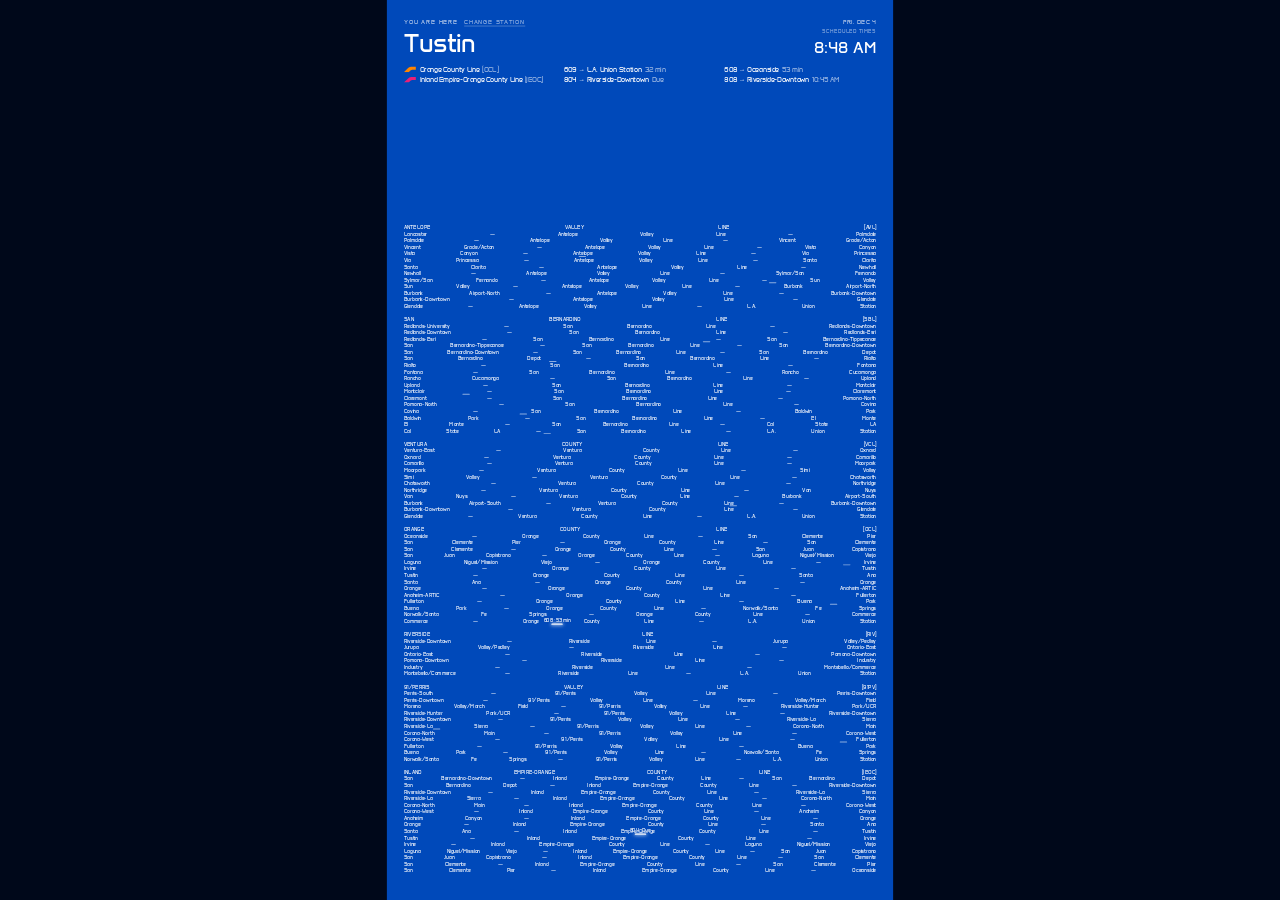
<file: station-screen/v2/index.html>
<!doctype html>
<html lang="en">
<head>
<meta charset="utf-8">
<meta name="viewport" content="width=device-width, initial-scale=1">
<title>Metrolink Station Screen</title>
<link rel="preconnect" href="https://fonts.googleapis.com">
<link rel="preconnect" href="https://fonts.gstatic.com" crossorigin>
<link href="https://fonts.googleapis.com/css2?family=Anta&display=swap" rel="stylesheet">
<style>
:root { --blue: #0049BA; --rh: 14px; } /* the official network has 86 segments (the old poster had 72): 14 px rows keep the same 1410 px field */
html, body { margin: 0; height: 100%; background: #00081a; overflow: hidden; }
button { font: inherit; color: inherit; background: none; border: 0; padding: 0; cursor: pointer; }

/* 1080 x 1920 portrait screen (9:16). Everything is laid out on that canvas and scaled to fit. */
#stage { position: absolute; left: 50%; top: 50%; width: 1080px; height: 1920px; transform: translate(-50%, -50%) scale(var(--s, .5));
  background: var(--blue); overflow: hidden; font-family: 'Anta', sans-serif; color: #fff; letter-spacing: -.006em; user-select: none; -webkit-user-select: none; }

/* ---------- Poster field ---------- */
#field { position: absolute; left: 36px; right: 36px; top: 478px; height: 1410px; } /* same 36 px margin as the console, so poster and text share edges */
.sec { margin-top: var(--rh); }
.sec:first-child { margin-top: 0; }
.row { display: flex; justify-content: space-between; height: var(--rh); line-height: var(--rh); font-size: 11px; white-space: nowrap; }
.row.head { text-transform: uppercase; }
.row span { display: inline-block; transform-origin: center; transition: opacity .7s ease, transform .7s ease, text-shadow .7s ease; transition-delay: var(--d, 0ms); }
.row span.st { cursor: pointer; }
#field.hidden .row span { opacity: 0; }
#field.focus .row span { opacity: .13; }
#field.focus .row.mid span { opacity: .5; }
#field.focus .row.on span { opacity: 1; }
#field .row.on span.hl { transform: scale(1.22); text-shadow: 0 0 8px rgba(255,255,255,.75); }

.train { position: absolute; height: 2px; width: 16px; border-radius: 1px; background: #fff; box-shadow: 0 0 6px #fff; opacity: .55; pointer-events: none; transition: opacity .6s; }
/* Every bar is a real train: timetable position by default, reported position when live data is connected. */
.train.sched { box-shadow: none; }
.train.stale { opacity: .25; box-shadow: none; }
.train.near { width: 24px; height: 3px; opacity: 1; box-shadow: 0 0 8px 1px rgba(255,255,255,.85); }
.train .lab { position: absolute; left: 50%; bottom: 5px; transform: translateX(-50%); font-size: 10px; line-height: 1; white-space: nowrap; text-shadow: 0 0 3px var(--blue), 0 0 3px var(--blue); }
#trains.quiet .train .lab { opacity: 0; }
#trains.quiet .train:not(.me) { opacity: 0; }
#field.hidden .train { opacity: 0; }
.train.me { width: 30px; height: 3px; opacity: 0; box-shadow: 0 0 10px 2px rgba(255,255,255,.85); }
.train.me.show { opacity: 1; animation: blink 1.6s ease-in-out infinite; }
@keyframes blink { 50% { box-shadow: 0 0 3px 0 rgba(255,255,255,.4); } }

/* ---------- Console (top quarter): open space below it separates it from the map ---------- */
#console { position: absolute; left: 0; right: 0; top: 0; height: 470px; box-sizing: border-box; padding: 26px 36px;
  transition: opacity .8s ease, transform .8s ease; }
#console.hidden { opacity: 0; transform: translateY(-24px); }
label button { font-size: inherit; letter-spacing: inherit; text-transform: inherit; margin-left: 14px; text-decoration: underline; text-underline-offset: 3px; opacity: .8; }
#src { font-size: 10px; letter-spacing: .14em; opacity: .55; margin-top: 6px; text-transform: uppercase; }
/* Lines down the left, each with its next trains beside it. */
.lines { margin-top: 18px; }
/* Everything in the console sits on the Where-to list's grid: 6 columns, 18 px gaps. A line takes 2 columns, each train 2. */
.ln { display: grid; grid-template-columns: repeat(6, minmax(0, 1fr)); column-gap: 18px; align-items: center; height: 22px; font-size: 14px; white-space: nowrap; }
.ln > .tag, .ln .nt { grid-column: span 2; min-width: 0; overflow: hidden; text-overflow: ellipsis; }
.ln .trs { display: contents; }
.ln .nt { display: flex; align-items: center; gap: 7px; }
.ln .none { grid-column: span 4; overflow: hidden; text-overflow: ellipsis; }
.ln em { font-style: normal; opacity: .6; }
.ln .late { background: #fff; color: var(--blue); padding: 0 5px; border-radius: 3px; font-size: 12px; }
.ln .x { opacity: .45; text-decoration: line-through; }
/* The station pane stacks: here, then the list right below however many lines there are. */
#pStation { display: flex; flex-direction: column; }
/* L.A. Union Station (6 lines): tighter rows and a 7th list column so everything still fits */
.many .ln { height: 18px; grid-template-columns: repeat(7, minmax(0, 1fr)); } .many .pick { margin-top: 8px; } .many #destList { columns: 7; }
/* Service alert: one white line in the gap between console and map, only when there is one. */
#alert { position: absolute; left: 36px; right: 36px; top: 436px; height: 26px; display: flex; align-items: center; gap: 14px; padding: 0 12px; background: #fff; color: var(--blue); border-radius: 3px;
  font-size: 12px; white-space: nowrap; overflow: hidden; transition: opacity .6s; }
#alert.off { opacity: 0; pointer-events: none; }
#alert b { font-weight: 400; letter-spacing: .16em; text-transform: uppercase; font-size: 10px; flex: none; }
#alert span { overflow: hidden; text-overflow: ellipsis; }
label, .lbl { display: block; font-size: 12px; letter-spacing: .18em; text-transform: uppercase; opacity: .7; }
.corner { position: absolute; right: 36px; top: 40px; display: flex; align-items: flex-start; gap: 28px; text-align: right; }
/* date + data source sit above the clock; the clock lines up with the station name */
#clock { font-size: 34px; line-height: 1; margin-top: 10px; }
#date { font-size: 12px; opacity: .7; letter-spacing: .08em; }
.pane { position: absolute; inset: 40px 36px 16px; opacity: 0; transform: translateY(14px); pointer-events: none; transition: opacity .6s ease, transform .6s ease; }
.pane.show { opacity: 1; transform: none; pointer-events: auto; }

.here h1 { font-weight: 400; font-size: 54px; line-height: 1; margin: 10px 0 0; letter-spacing: -.02em; }
.tags { display: flex; gap: 22px; font-size: 14px; flex-wrap: wrap; }
.tag svg { width: 26px; height: 12px; margin-right: 8px; vertical-align: -1px; }
.tag em { font-style: normal; opacity: .6; margin-left: 4px; }
.pick { position: relative; margin-top: 24px; opacity: 0; transform: translateY(10px); transition: opacity .6s ease, transform .6s ease; }
.pick.show { opacity: 1; transform: none; }
.pick:not(.show) { pointer-events: none; }
/* hint starts on the list's 2nd column (1 column + 1 gap) */
.pick label span { position: absolute; left: calc((100% - 90px) / 6 + 18px); text-transform: none; letter-spacing: 0; opacity: .8; }
.many .pick label span { left: calc((100% - 108px) / 7 + 18px); }
#destList { margin-top: 14px; columns: 6; column-gap: 18px; }
#destList button { display: block; width: 100%; text-align: left; font-size: 13px; line-height: 18px; opacity: .82; white-space: nowrap; overflow: hidden; text-overflow: ellipsis; }
#destList button:hover, #destList button:focus-visible { opacity: 1; outline: none; text-decoration: underline; text-underline-offset: 3px; }

#rTitle { font-weight: 400; font-size: 40px; line-height: 1; margin: 8px 0 12px; letter-spacing: -.02em; }
/* keep long names clear of the clock + logo corner; fitText() shrinks them */
.here h1, #rTitle { margin-right: 300px; white-space: nowrap; }
/* Trip: next departure on the left, the journey line beside it */
.next { position: absolute; left: 0; top: 150px; width: 270px; }
.next b { display: block; font-weight: 400; font-size: 56px; line-height: 1; margin-top: 12px; letter-spacing: -.02em; white-space: nowrap; }
.next p { margin: 10px 0 0; font-size: 13px; opacity: .78; }
#rTags .tag { display: inline-flex; align-items: center; }
#rTags .to { opacity: .7; margin: 0 -8px; }
#diagram { position: absolute; left: 300px; top: 172px; width: 708px; height: 120px; overflow: visible; }
#diagram text { fill: #fff; font-family: 'Anta', sans-serif; }
#dTrain { filter: drop-shadow(0 0 6px #fff); }
#rConn { position: absolute; left: 0; bottom: 6px; font-size: 13px; max-width: 640px; white-space: nowrap; overflow: hidden; text-overflow: ellipsis; opacity: .78; }
#rConn.risk { background: #fff; color: var(--blue); padding: 3px 8px; border-radius: 3px; opacity: 1; }
/* Change destination sits top right, just left of the clock */
/* Trip view corner: date, clock, then Change destination as an underlined link (no source line) */
#bBack { display: none; margin-top: 16px; font-size: 15px; text-decoration: underline; text-underline-offset: 6px; }
#bBack:hover, #bBack:focus-visible { outline: none; opacity: .8; }
#console:has(#pRoute.show) #bBack { display: inline-block; }
#console:has(#pRoute.show) #src { display: none; } /* the Demo tag stays: simulated data is always labelled */

/* ---------- Opening ---------- */
/* An opacity wave rolls down the map, row by row: each word swells in, eases back, and settles at full. --wv = its place in the wave. */
#field.hidden .row span { opacity: 0; }
#field.intro .row span { animation: wave var(--wave) ease-in-out var(--wv, 0ms) both; }
@keyframes wave { 0% { opacity: 0; } 40% { opacity: 1; } 70% { opacity: .4; } 100% { opacity: 1; } }
/* Console parts rise in one after another. */
.corner, .here > * { transition: opacity .7s ease, transform .7s cubic-bezier(.2,.7,.2,1); }
#console.hidden .corner, #console.hidden .here > * { opacity: 0; transform: translateY(16px); }
.here > :nth-child(1) { transition-delay: .15s; } .here > :nth-child(2) { transition-delay: .25s; } .here > :nth-child(3) { transition-delay: .38s; } .corner { transition-delay: .3s; }

/* ----- Demo Mode (only with ?demo): simulated data, always labelled ----- */
#demoTag { display: none; margin-top: 6px; background: #fff; color: var(--blue); font-size: 10px; letter-spacing: .14em; padding: 3px 6px; border-radius: 3px; text-transform: uppercase; }
.demo #demoTag { display: inline-block; cursor: pointer; } .demo #src { display: none; }
#edit { position: absolute; left: 0; right: 0; bottom: 0; height: 360px; background: var(--blue); border-top: 1px solid rgba(255,255,255,.35); padding: 18px 36px; box-sizing: border-box; z-index: 3;
  transition: opacity .4s, transform .4s; }
#edit.off { opacity: 0; transform: translateY(16px); pointer-events: none; }
#edit .row2 { display: flex; gap: 8px; margin-top: 10px; flex-wrap: wrap; align-items: center; }
#edit button { border: 1px solid rgba(255,255,255,.7); border-radius: 6px; padding: 8px 12px; font-size: 13px; }
#edit button.on, #edit button:hover { background: #fff; color: var(--blue); }
#edit .trains { display: flex; gap: 8px; overflow-x: auto; margin-top: 8px; }
#edit .trains button { flex: none; }
#route { width: 100%; margin: 14px 0 0; height: 36px; accent-color: #fff; }
#routeTicks { position: relative; height: 16px; font-size: 10px; }
#routeTicks span { position: absolute; transform: translateX(-50%); white-space: nowrap; opacity: .7; }
#editInfo { font-size: 13px; margin-top: 8px; opacity: .8; min-height: 18px; }

@media (prefers-reduced-motion: reduce) { *, *::before, *::after { transition-duration: .01ms !important; animation: none !important; } }
</style>
</head>
<body>
<div id="stage">
  <div id="field" class="hidden"></div>

  <div id="console" class="hidden">
    <div class="corner"><div><div id="date"></div><div id="src"></div><div id="demoTag" role="button" tabindex="0">Demo · simulated</div><div id="clock"></div><button id="bBack">Change destination</button></div></div>

    <div class="pane" id="pStation">
      <div class="here"><label>You are here<button id="bStation">Change station</button></label><h1 id="oName"></h1><div class="lines" id="oLines" aria-live="polite"></div></div>
      <div class="pick" id="pick"><label id="pickLbl"></label><div id="destList"></div></div>
    </div>

    <div class="pane" id="pRoute">
      <label>Your trip</label><h2 id="rTitle"></h2><div class="tags" id="rTags"></div>
      <div class="next"><label>Next departure</label><b id="sDep"></b><p id="sTrack"></p></div>
      <svg id="diagram" viewBox="0 0 708 120"></svg>
      <div id="rConn"></div>
    </div>
  </div>

  <div id="alert" class="off" role="status"></div>

  <div id="edit" class="off">
    <label>Demo controls · select a train, drag it along its route</label>
    <div class="trains" id="editTrains"></div>
    <input type="range" id="route" min="0" max="1" step="0.01" aria-label="Train position along its route">
    <div id="routeTicks"></div>
    <div id="editInfo"></div>
    <div class="row2" id="editCtl"></div>
    <div class="row2" id="clockCtl"></div>
  </div>
</div>

<script src="../data/gtfs.js"></script>
<script src="../js/schedule.js"></script>
<script src="../js/realtime.js"></script>
<script src="screen.js"></script>
</body>
</html>
</file>
